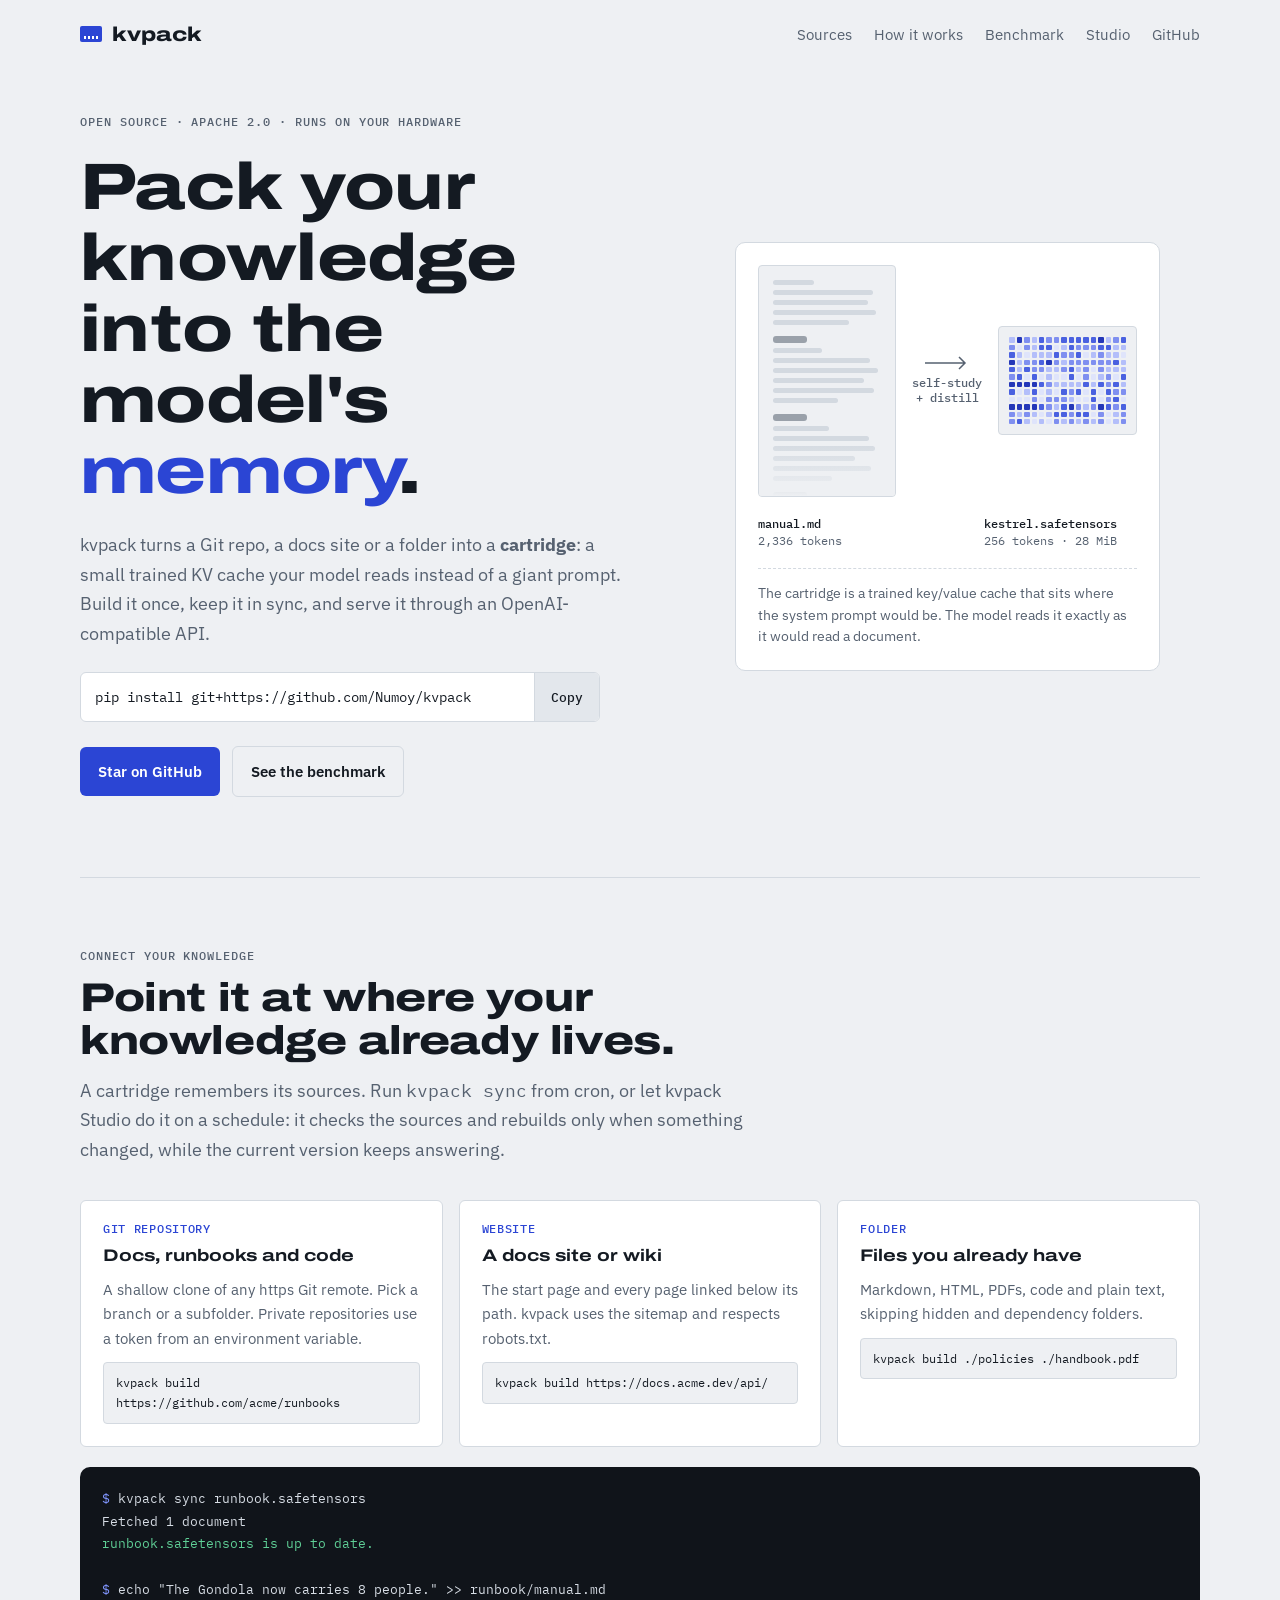
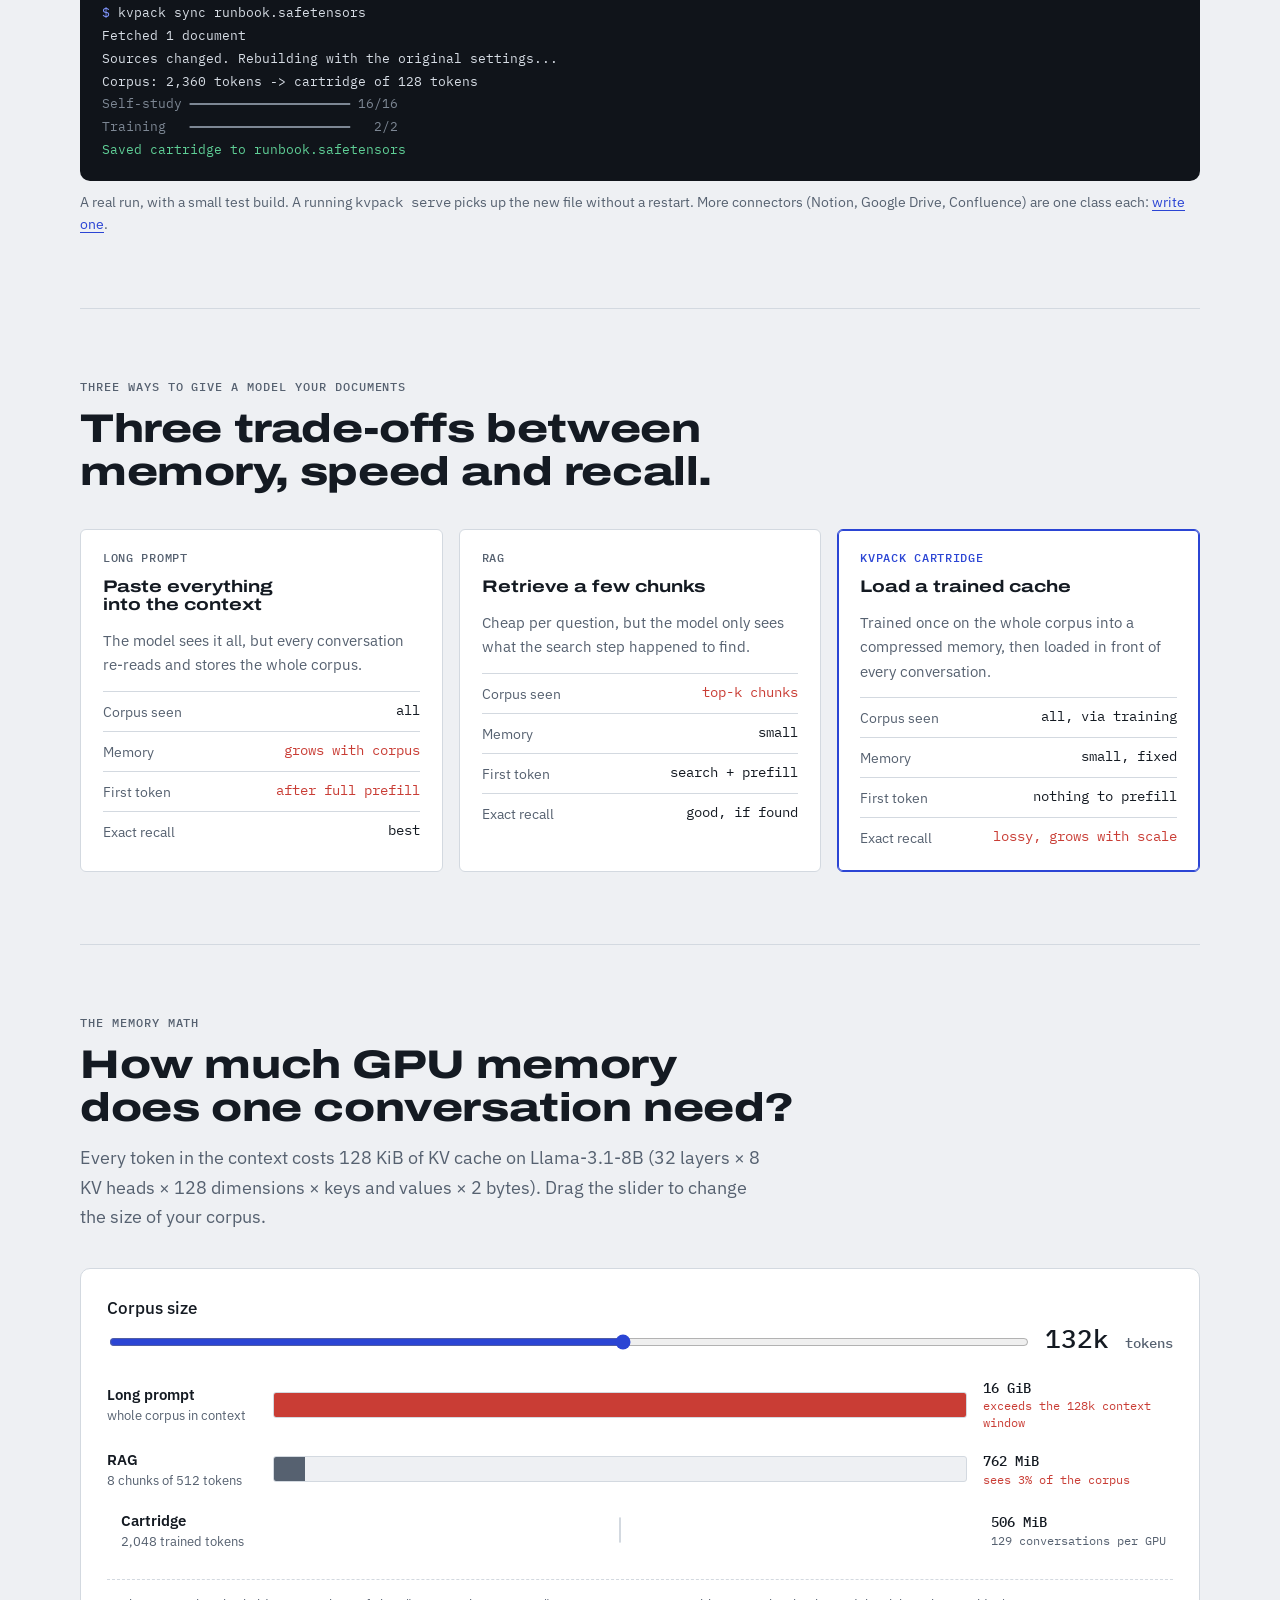
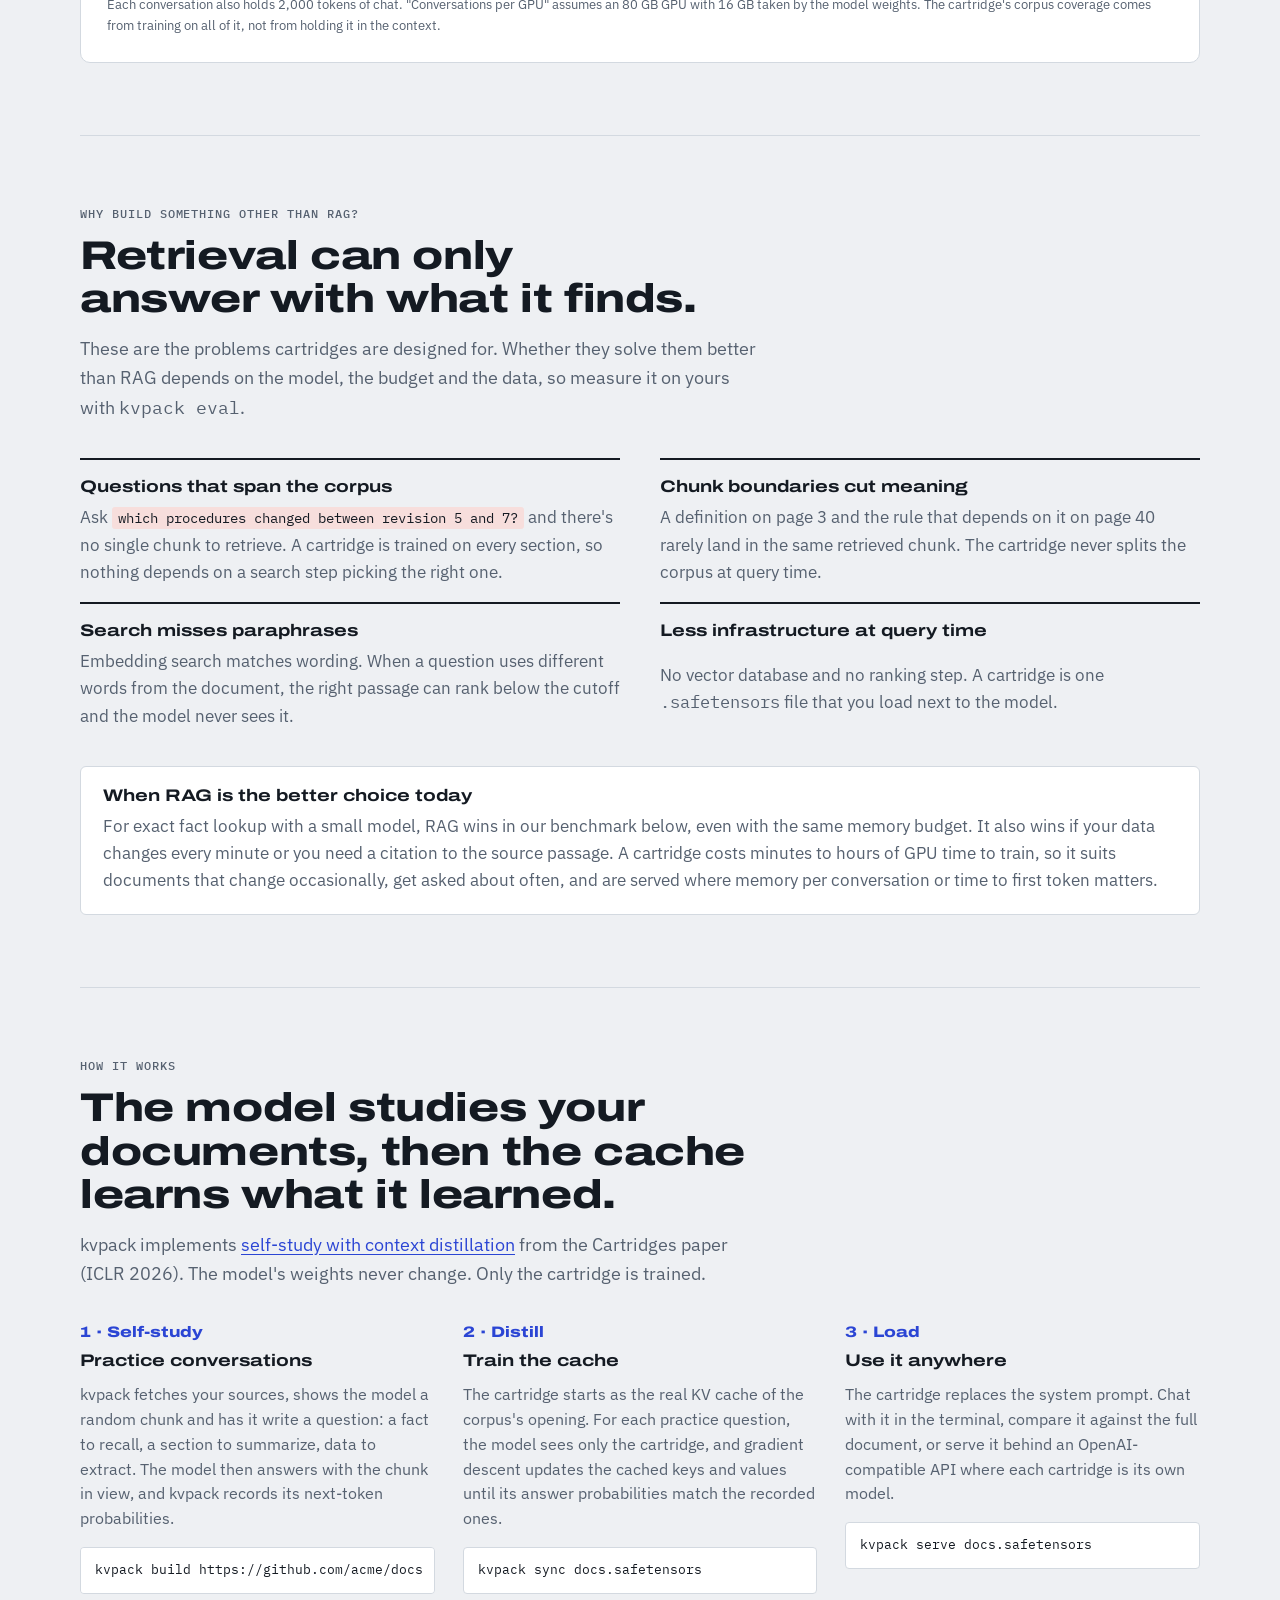
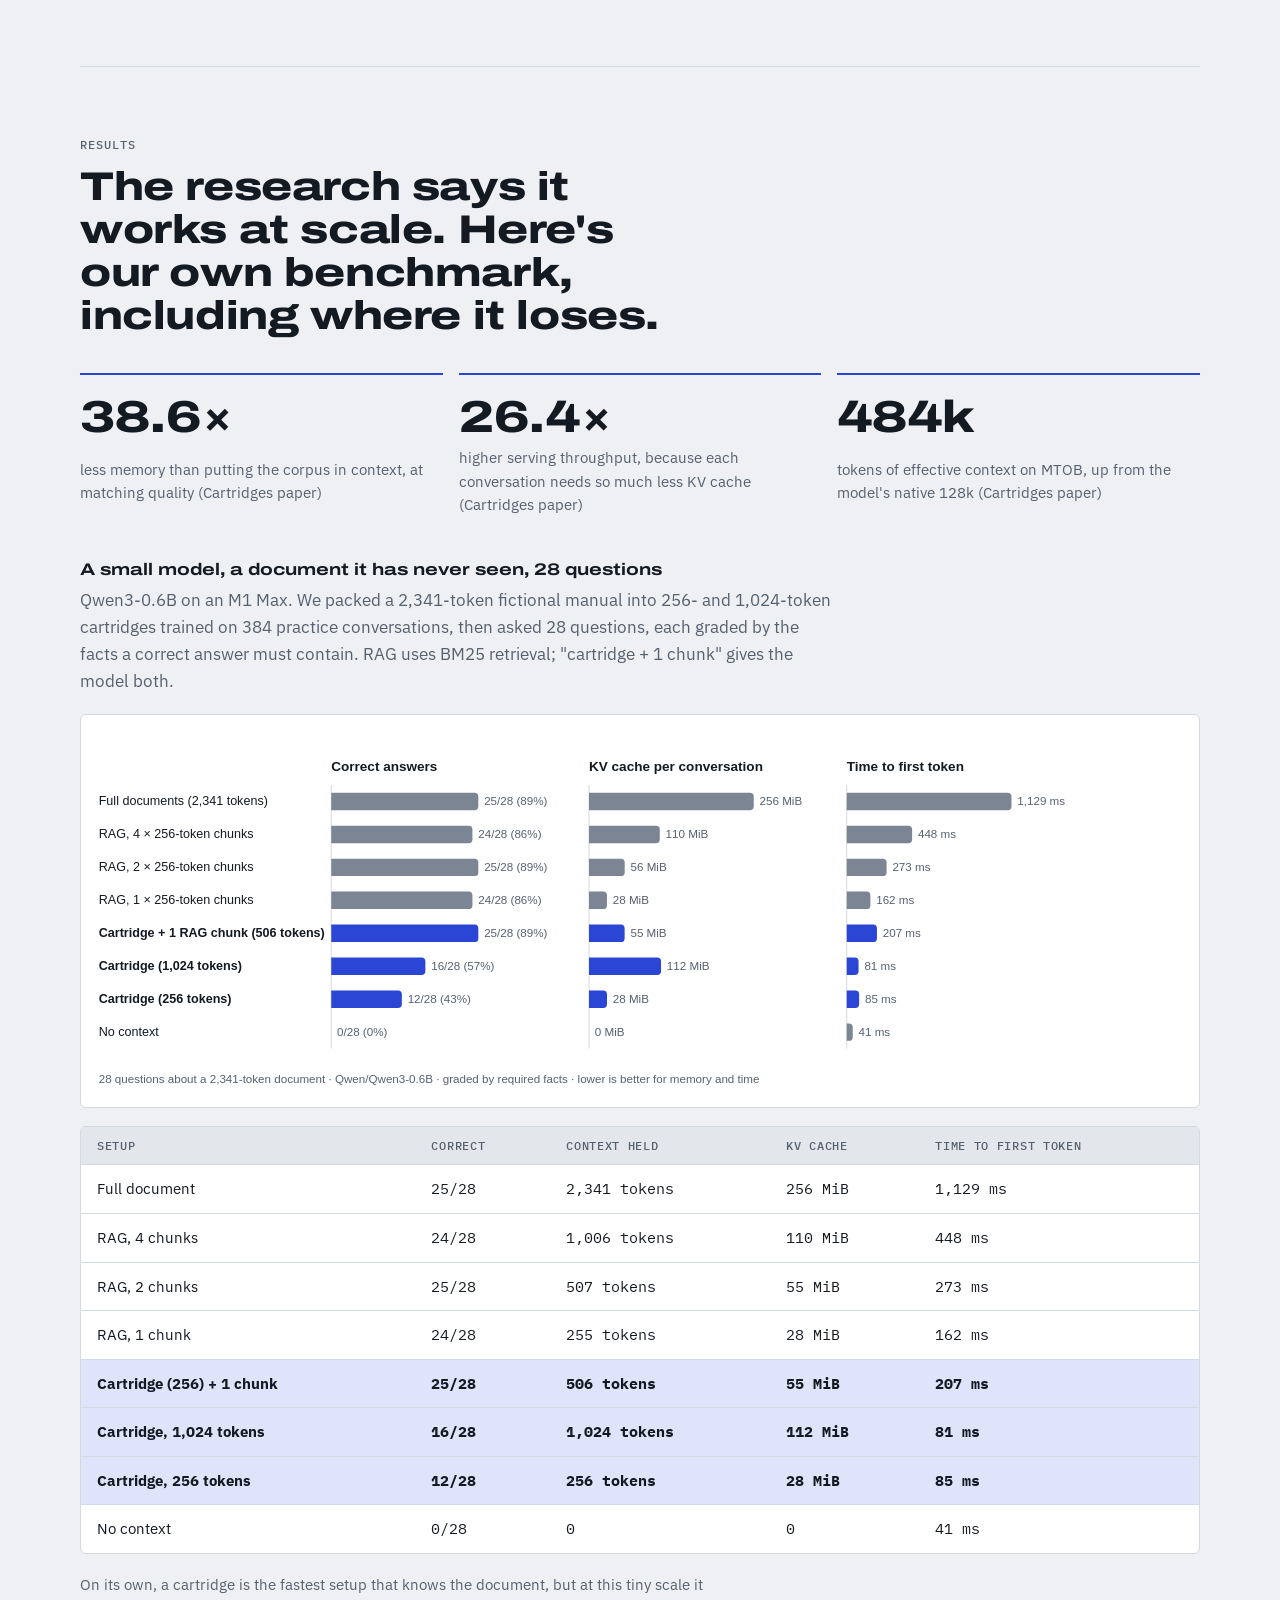
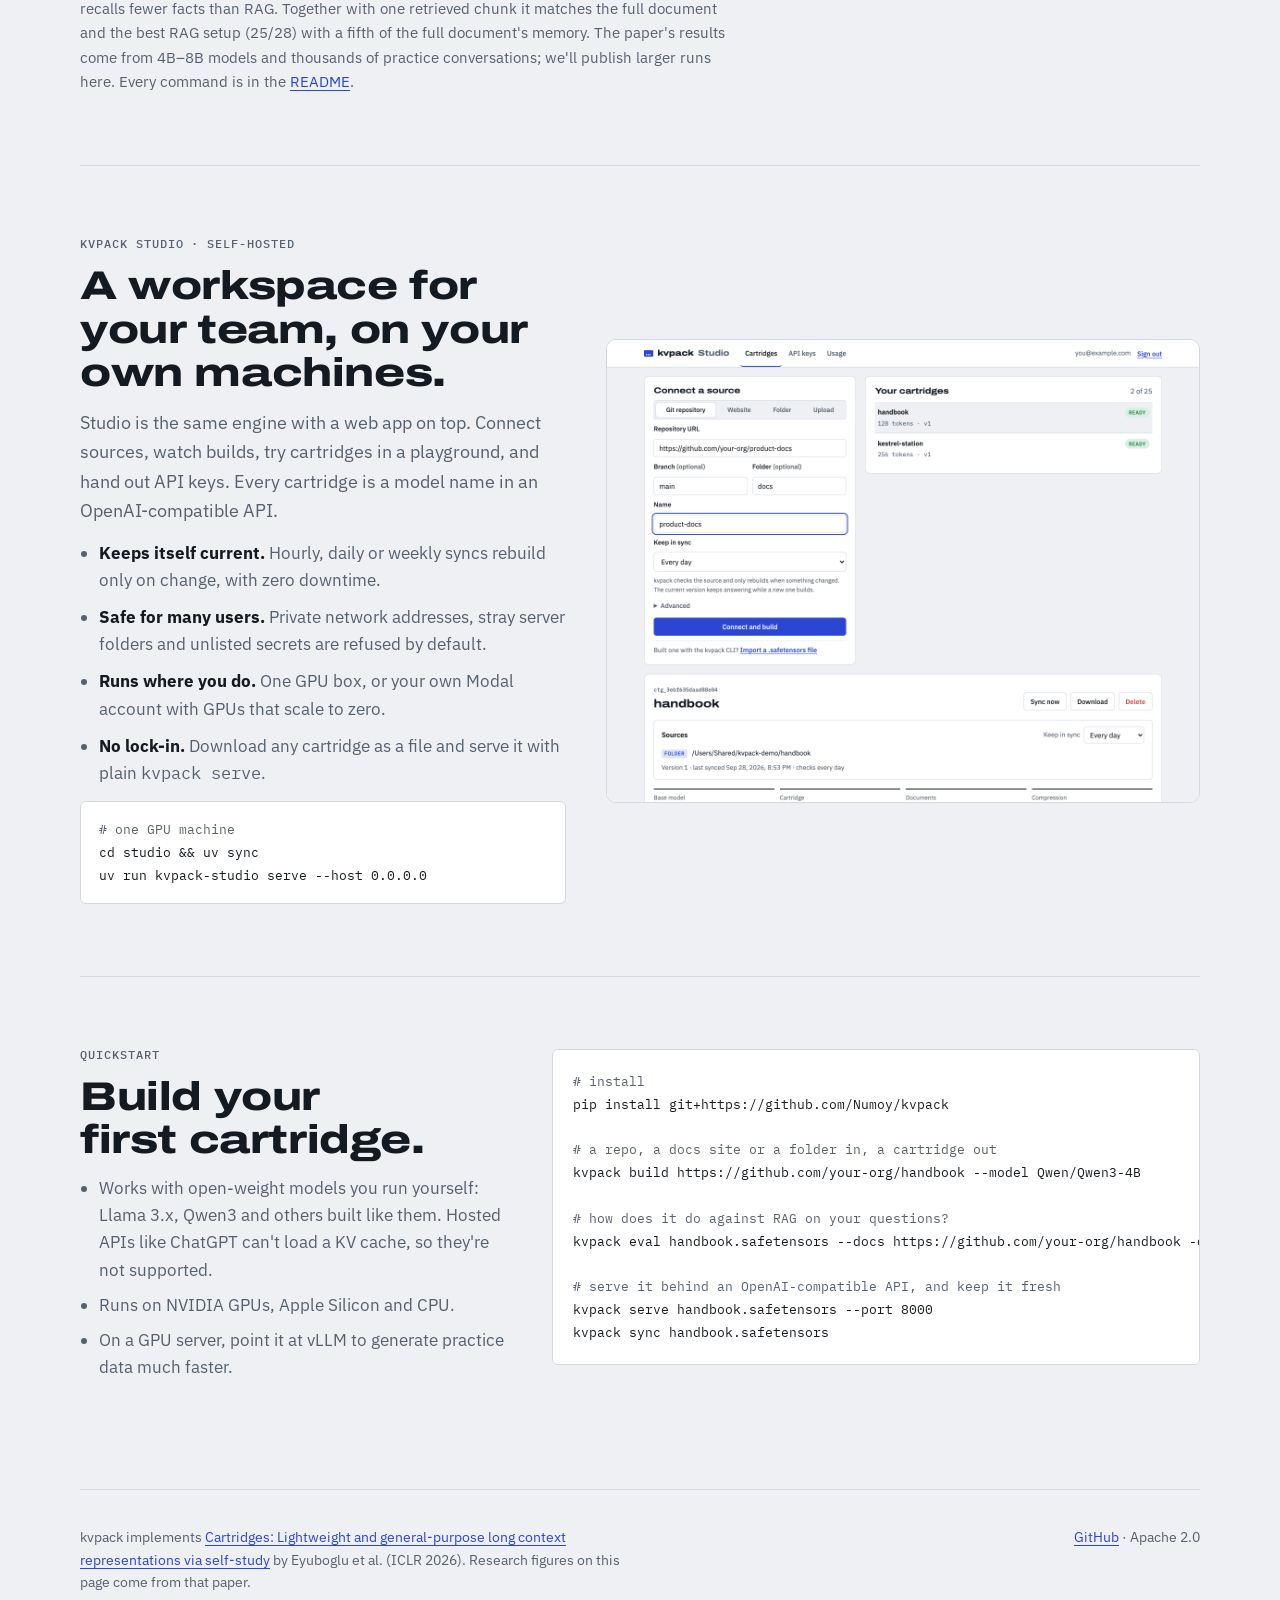
<file: docs/index.html>
<!doctype html>
<html lang="en">
<head>
<meta charset="utf-8">
<meta name="viewport" content="width=device-width, initial-scale=1, viewport-fit=cover">
<title>kvpack</title>
<meta name="description" content="Open-source tool that turns a Git repo, a docs site or a folder into a trained KV cache your LLM reads instead of a giant prompt.">
<meta property="og:type" content="website">
<meta property="og:title" content="kvpack">
<meta property="og:description" content="Turn a repo, a docs site or a folder into a trained KV cache your LLM reads instead of a giant prompt. Open source and self-hosted.">
<meta property="og:url" content="https://numoy.github.io/kvpack/">
<meta property="og:image" content="https://numoy.github.io/kvpack/assets/social-card.png">
<meta name="twitter:card" content="summary_large_image">
<meta name="twitter:image" content="https://numoy.github.io/kvpack/assets/social-card.png">
<link rel="preconnect" href="https://fonts.googleapis.com">
<link rel="preconnect" href="https://fonts.gstatic.com" crossorigin>
<link rel="stylesheet" href="https://fonts.googleapis.com/css2?family=Archivo:wdth,wght@125,700;125,800&family=IBM+Plex+Mono:wght@400;500&family=IBM+Plex+Sans:ital,wght@0,400;0,500;0,600;1,400&display=swap">
<style>
  :root {
    color-scheme: light;
    --ground: #eef0f3;
    --surface: #ffffff;
    --surface-2: #e3e7ec;
    --ink: #141a22;
    --muted: #566170;
    --line: #d3d9e0;
    --accent: #2b45d4;
    --accent-soft: #dfe4fb;
    --accent-ink: #ffffff;
    --miss: #c93d35;
    --miss-soft: #f7dedc;
    --cell-0: #dfe4fb;
    --cell-1: #b3befa;
    --cell-2: #7f8ff0;
    --cell-3: #4a61e0;
    --cell-4: #2437b8;
    --display: "Archivo", "Helvetica Neue", Arial, sans-serif;
    --body: "IBM Plex Sans", -apple-system, "Segoe UI", Roboto, sans-serif;
    --mono: "IBM Plex Mono", ui-monospace, "SF Mono", Menlo, monospace;
    --radius: 6px;
  }
  @media (prefers-color-scheme: dark) {
    :root:not([data-theme="light"]) {
      color-scheme: dark;
      --ground: #0d1015;
      --surface: #151a21;
      --surface-2: #1c232c;
      --ink: #e6eaf0;
      --muted: #97a1ae;
      --line: #28303a;
      --accent: #8196ff;
      --accent-soft: #1d2549;
      --accent-ink: #0d1015;
      --miss: #f07a70;
      --miss-soft: #3a1c1b;
      --cell-0: #1b2242;
      --cell-1: #27367a;
      --cell-2: #3a52b8;
      --cell-3: #5d77ea;
      --cell-4: #9aabff;
    }
  }
  :root[data-theme="dark"] {
    color-scheme: dark;
    --ground: #0d1015;
    --surface: #151a21;
    --surface-2: #1c232c;
    --ink: #e6eaf0;
    --muted: #97a1ae;
    --line: #28303a;
    --accent: #8196ff;
    --accent-soft: #1d2549;
    --accent-ink: #0d1015;
    --miss: #f07a70;
    --miss-soft: #3a1c1b;
    --cell-0: #1b2242;
    --cell-1: #27367a;
    --cell-2: #3a52b8;
    --cell-3: #5d77ea;
    --cell-4: #9aabff;
  }

  * { box-sizing: border-box; }
  html { -webkit-text-size-adjust: 100%; }
  body {
    margin: 0;
    background: var(--ground);
    color: var(--ink);
    font: 400 17px/1.6 var(--body);
    padding-inline: 20px;
  }
  .wrap { max-width: 1120px; margin-inline: auto; }
  a { color: var(--accent); text-underline-offset: 3px; }
  a:focus-visible, button:focus-visible, input:focus-visible { outline: 2px solid var(--accent); outline-offset: 3px; border-radius: 2px; }
  code, pre, .mono { font-family: var(--mono); }
  h1, h2, h3 { font-family: var(--display); font-stretch: 125%; line-height: 1.08; margin: 0; text-wrap: balance; letter-spacing: -0.01em; }
  h2 { font-size: clamp(1.7rem, 3.4vw, 2.5rem); font-weight: 800; }
  h3 { font-size: 1.05rem; font-weight: 700; letter-spacing: 0; }
  p { margin: 0; }
  .eyebrow { font: 500 0.75rem/1 var(--mono); letter-spacing: 0.08em; text-transform: uppercase; color: var(--muted); }
  .lede { font-size: 1.15rem; color: var(--muted); max-width: 62ch; }
  section { padding-block: 72px; border-top: 1px solid var(--line); }
  .section-head { display: grid; gap: 14px; margin-bottom: 36px; max-width: 760px; }

  /* Header */
  header.top { display: flex; align-items: center; justify-content: space-between; gap: 16px; padding-block: 22px; }
  .wordmark { font: 800 1.25rem/1 var(--display); font-stretch: 125%; color: var(--ink); text-decoration: none; display: inline-flex; align-items: center; gap: 10px; }
  .wordmark .chip { width: 22px; height: 16px; border-radius: 2px; background: var(--accent); position: relative; }
  .wordmark .chip::after { content: ""; position: absolute; left: 4px; right: 4px; bottom: 3px; height: 3px; background: repeating-linear-gradient(90deg, var(--accent-ink) 0 2px, transparent 2px 4px); }
  nav.links { display: flex; gap: 22px; flex-wrap: wrap; font-size: 0.95rem; }
  nav.links a { color: var(--muted); text-decoration: none; }
  nav.links a:hover { color: var(--ink); }
  @media (max-width: 640px) { nav.links a:not(.gh) { display: none; } }

  /* Hero */
  .hero { display: grid; grid-template-columns: minmax(0, 1.05fr) minmax(0, 0.95fr); gap: 56px; align-items: center; padding-block: 48px 80px; }
  .hero h1 { font-size: clamp(2.3rem, 5.6vw, 4.1rem); font-weight: 800; }
  .hero h1 em { font-style: normal; color: var(--accent); }
  .hero-copy { display: grid; gap: 24px; }
  .install { display: flex; align-items: stretch; max-width: 520px; border: 1px solid var(--line); border-radius: var(--radius); background: var(--surface); overflow: hidden; }
  .install code { flex: 1; padding: 13px 14px; font-size: 0.86rem; white-space: nowrap; overflow-x: auto; }
  .install button { border: 0; border-left: 1px solid var(--line); background: var(--surface-2); color: var(--ink); font: 500 0.8rem var(--mono); padding: 0 16px; cursor: pointer; }
  .install button:hover { background: var(--accent-soft); }
  .ctas { display: flex; gap: 12px; flex-wrap: wrap; align-items: center; }
  .btn { display: inline-flex; align-items: center; gap: 8px; padding: 12px 18px; border-radius: var(--radius); font-weight: 600; text-decoration: none; font-size: 0.95rem; }
  .btn.primary { background: var(--accent); color: var(--accent-ink); }
  .btn.ghost { color: var(--ink); border: 1px solid var(--line); }
  .btn.ghost:hover { border-color: var(--muted); }

  /* Hero figure: document -> cartridge */
  .pack { background: var(--surface); border: 1px solid var(--line); border-radius: 10px; padding: 22px; display: grid; gap: 18px; }
  .pack-row { display: grid; grid-template-columns: minmax(0, 1fr) auto minmax(0, 1fr); gap: 16px; align-items: center; }
  .doc { display: grid; gap: 5px; padding: 14px; border: 1px solid var(--line); border-radius: 4px; background: var(--ground); height: 232px; overflow: hidden; position: relative; }
  .doc::after { content: ""; position: absolute; inset: auto 0 0 0; height: 56px; background: linear-gradient(transparent, var(--ground)); }
  .doc i { display: block; height: 5px; border-radius: 3px; background: var(--line); }
  .doc i.h { height: 7px; background: var(--muted); opacity: 0.55; margin-top: 6px; }
  .arrow { font: 500 0.72rem/1.3 var(--mono); color: var(--muted); text-align: center; display: grid; gap: 6px; justify-items: center; }
  .arrow svg { width: 44px; height: 14px; }
  .cart { display: grid; gap: 8px; justify-items: center; }
  .cart { min-width: 0; width: 100%; }
  .grid { display: grid; grid-template-columns: repeat(16, minmax(0, 1fr)); gap: 2px; padding: 10px; border-radius: 4px; border: 1px solid var(--line); background: var(--ground); width: 100%; max-width: 200px; }
  .grid span { aspect-ratio: 1; border-radius: 1px; background: var(--cell-0); }
  .grid.animate span { animation: settle 900ms cubic-bezier(.2,.7,.2,1) backwards; }
  @keyframes settle { from { transform: scale(0.2); opacity: 0.2; } }
  .pack-labels { display: grid; grid-template-columns: minmax(0, 1fr) auto minmax(0, 1fr); gap: 16px; font: 400 0.78rem/1.4 var(--mono); color: var(--muted); }
  .pack-labels b { display: block; color: var(--ink); font-weight: 500; }
  .pack-labels .r { text-align: center; }
  .pack-foot { font-size: 0.85rem; color: var(--muted); border-top: 1px dashed var(--line); padding-top: 14px; }
  @media (max-width: 900px) { .hero { grid-template-columns: 1fr; gap: 40px; } }
  @media (max-width: 520px) {
    .pack-row { grid-template-columns: 1fr; justify-items: center; }
    .doc { height: 120px; width: 100%; }
    .arrow svg { transform: rotate(90deg); margin-block: 16px 8px; }
    .pack-labels { grid-template-columns: 1fr; gap: 10px; }
    .pack-labels > div:nth-child(2) { display: none; }
    .pack-labels .r { text-align: left; }
  }


  /* Three approaches */
  .approaches { display: grid; grid-template-columns: repeat(3, minmax(0, 1fr)); gap: 16px; }
  .approach { background: var(--surface); border: 1px solid var(--line); border-radius: var(--radius); padding: 22px; display: grid; gap: 14px; align-content: start; }
  .approach.ours { border-color: var(--accent); box-shadow: 0 0 0 1px var(--accent) inset; }
  .approach .tag { font: 500 0.72rem/1 var(--mono); letter-spacing: 0.06em; text-transform: uppercase; color: var(--muted); }
  .approach.ours .tag { color: var(--accent); }
  .approach p { color: var(--muted); font-size: 0.95rem; }
  .approach dl { margin: 0; display: grid; gap: 8px; font-size: 0.9rem; }
  .approach dl div { display: flex; justify-content: space-between; gap: 12px; border-top: 1px solid var(--line); padding-top: 8px; }
  .approach dt { color: var(--muted); white-space: nowrap; }
  .approach dd { margin: 0; font-family: var(--mono); font-size: 0.85rem; text-align: right; }
  .bad { color: var(--miss); }
  @media (max-width: 860px) { .approaches { grid-template-columns: 1fr; } }

  /* Calculator */
  .calc { background: var(--surface); border: 1px solid var(--line); border-radius: 10px; padding: 26px; display: grid; gap: 26px; }
  .calc-top { display: flex; flex-wrap: wrap; align-items: end; justify-content: space-between; gap: 18px; }
  .calc label { display: grid; gap: 10px; flex: 1 1 320px; font-weight: 500; }
  .calc output { font: 500 1.6rem/1 var(--mono); font-variant-numeric: tabular-nums; }
  .calc output small { font-size: 0.85rem; color: var(--muted); }
  input[type="range"] { width: 100%; accent-color: var(--accent); }
  .calc-note { font-size: 0.85rem; color: var(--muted); max-width: 44ch; }
  .bars { display: grid; gap: 16px; }
  .bar { display: grid; grid-template-columns: 150px minmax(0, 1fr) 190px; gap: 16px; align-items: center; }
  .bar-name { font-weight: 600; font-size: 0.95rem; }
  .bar-name small { display: block; font-weight: 400; color: var(--muted); font-size: 0.8rem; }
  .track { height: 26px; background: var(--ground); border-radius: 3px; overflow: hidden; border: 1px solid var(--line); }
  .fill { height: 100%; background: var(--muted); width: 0; transition: width 250ms ease; }
  .bar.cart .fill { background: var(--accent); }
  .bar.over .fill { background: var(--miss); }
  .bar-val { font: 500 0.9rem/1.35 var(--mono); font-variant-numeric: tabular-nums; }
  .bar-val small { display: block; color: var(--muted); font-weight: 400; font-size: 0.78rem; }
  .bar-val .warn { color: var(--miss); }
  @media (prefers-reduced-motion: reduce) { .fill { transition: none; } .grid.animate span { animation: none; } }
  @media (max-width: 720px) { .bar { grid-template-columns: 1fr; gap: 6px; } }
  .calc-foot { font-size: 0.82rem; color: var(--muted); border-top: 1px dashed var(--line); padding-top: 14px; }

  /* Why not RAG */
  .why { display: grid; grid-template-columns: repeat(2, minmax(0, 1fr)); gap: 16px 40px; }
  .why div { display: grid; gap: 8px; padding-top: 18px; border-top: 2px solid var(--ink); }
  .why p { color: var(--muted); }
  .example { font-family: var(--mono); font-size: 0.85rem; color: var(--ink); background: var(--miss-soft); padding: 2px 6px; border-radius: 3px; }
  @media (max-width: 760px) { .why { grid-template-columns: 1fr; } }
  .honest { margin-top: 36px; padding: 20px 22px; background: var(--surface); border: 1px solid var(--line); border-radius: var(--radius); display: grid; gap: 8px; }
  .honest p { color: var(--muted); }

  /* Steps */
  .steps { display: grid; grid-template-columns: repeat(3, minmax(0, 1fr)); gap: 28px; counter-reset: step; }
  .step { display: grid; gap: 12px; align-content: start; }
  .step .num { font: 800 0.95rem/1 var(--display); font-stretch: 125%; color: var(--accent); }
  .step p { color: var(--muted); font-size: 0.97rem; }
  .step pre { margin: 4px 0 0; padding: 12px 14px; background: var(--surface); border: 1px solid var(--line); border-radius: 4px; font-size: 0.8rem; overflow-x: auto; }
  @media (max-width: 860px) { .steps { grid-template-columns: 1fr; } }

  /* Results */
  .stats { display: grid; grid-template-columns: repeat(3, minmax(0, 1fr)); gap: 16px; margin-bottom: 44px; }
  .stat { padding: 20px 0 0; border-top: 2px solid var(--accent); display: grid; gap: 6px; }
  .stat b { font: 800 clamp(2rem, 4vw, 2.8rem)/1 var(--display); font-stretch: 125%; font-variant-numeric: tabular-nums; }
  .stat span { color: var(--muted); font-size: 0.92rem; }
  @media (max-width: 760px) { .stats { grid-template-columns: 1fr; } }
  .demo { display: grid; gap: 18px; }
  .demo-head { display: grid; gap: 8px; max-width: 760px; }
  .demo-head p { color: var(--muted); }
  .table-scroll { overflow-x: auto; border: 1px solid var(--line); border-radius: var(--radius); background: var(--surface); }
  table { border-collapse: collapse; width: 100%; min-width: 620px; font-size: 0.92rem; }
  th, td { text-align: left; padding: 12px 16px; border-bottom: 1px solid var(--line); vertical-align: top; }
  tr:last-child td { border-bottom: 0; }
  th { font: 500 0.72rem/1.2 var(--mono); letter-spacing: 0.06em; text-transform: uppercase; color: var(--muted); background: var(--surface-2); }
  td.num { font-family: var(--mono); font-variant-numeric: tabular-nums; white-space: nowrap; }
  tr.hl td { background: var(--accent-soft); }
  .qa { display: grid; grid-template-columns: repeat(3, minmax(0, 1fr)); gap: 12px; }
  .qa-q { grid-column: 1 / -1; font-weight: 600; }
  .qa-a { background: var(--surface); border: 1px solid var(--line); border-radius: var(--radius); padding: 14px 16px; font-size: 0.92rem; display: grid; gap: 6px; align-content: start; }
  .qa-a .tag { font: 500 0.7rem/1 var(--mono); letter-spacing: 0.06em; text-transform: uppercase; color: var(--muted); }
  .qa-a.cart { border-color: var(--accent); }
  .qa-a.cart .tag { color: var(--accent); }
  @media (max-width: 760px) { .qa { grid-template-columns: 1fr; } }
  .qa-key { display: block; font-weight: 400; color: var(--muted); font-size: 0.9rem; margin-top: 4px; }
  .demo-note { color: var(--muted); font-size: 0.95rem; max-width: 72ch; }

  .chart { margin: 0; overflow-x: auto; border: 1px solid var(--line); border-radius: var(--radius); background: var(--surface); padding: 8px; }
  .chart img { display: block; max-width: none; width: 1000px; height: auto; }
  /* Quickstart */
  .quick { display: grid; grid-template-columns: minmax(0, 0.8fr) minmax(0, 1.2fr); gap: 40px; align-items: start; }
  .quick pre { margin: 0; background: var(--surface); border: 1px solid var(--line); border-radius: var(--radius); padding: 20px; font-size: 0.84rem; line-height: 1.7; overflow-x: auto; }
  .quick pre .c { color: var(--muted); }
  .quick ul { margin: 0; padding-left: 1.1em; color: var(--muted); display: grid; gap: 8px; }
  @media (max-width: 860px) { .quick { grid-template-columns: 1fr; } }

  /* Connect */
  .sources-grid { display: grid; grid-template-columns: repeat(3, minmax(0, 1fr)); gap: 16px; }
  .source-card { background: var(--surface); border: 1px solid var(--line); border-radius: var(--radius); padding: 22px; display: grid; gap: 12px; align-content: start; }
  .source-card .tag { font: 500 0.72rem/1 var(--mono); letter-spacing: 0.06em; text-transform: uppercase; color: var(--accent); }
  .source-card p { color: var(--muted); font-size: 0.95rem; }
  .source-card pre { margin: 0; padding: 10px 12px; background: var(--ground); border: 1px solid var(--line); border-radius: 4px; font-size: 0.78rem; white-space: pre-wrap; overflow-wrap: anywhere; }
  @media (max-width: 860px) { .sources-grid { grid-template-columns: 1fr; } }
  .terminal { margin-top: 20px; background: #10141a; color: #d7dde5; border-radius: 10px; padding: 20px 22px; overflow-x: auto; }
  .terminal pre { margin: 0; font-size: 0.84rem; line-height: 1.7; }
  .terminal .prompt { color: #8196ff; }
  .terminal .ok { color: #5fcf96; }
  .terminal .c { color: #7d8794; }
  .terminal-note { margin-top: 10px; color: var(--muted); font-size: 0.88rem; }

  /* Studio */
  .studio { display: grid; grid-template-columns: minmax(0, 0.9fr) minmax(0, 1.1fr); gap: 40px; align-items: center; }
  .studio .section-head { margin-bottom: 0; }
  .studio-points { margin: 0; padding-left: 1.1em; color: var(--muted); display: grid; gap: 10px; }
  .studio-points strong { color: var(--ink); }
  .studio-code { margin: 0; background: var(--surface); border: 1px solid var(--line); border-radius: var(--radius); padding: 16px 18px; font-size: 0.84rem; line-height: 1.7; overflow-x: auto; }
  .studio-code .c { color: var(--muted); }
  .shot { margin: 0; border: 1px solid var(--line); border-radius: 10px; overflow: hidden; background: var(--surface); }
  .shot img { display: block; width: 100%; height: auto; }
  @media (max-width: 860px) { .studio { grid-template-columns: 1fr; } }

  footer { border-top: 1px solid var(--line); padding-block: 36px 48px; display: flex; flex-wrap: wrap; gap: 16px 32px; justify-content: space-between; color: var(--muted); font-size: 0.88rem; }
  footer p { max-width: 70ch; }
</style>
</head>
<body>
<div class="wrap">

<header class="top">
  <a class="wordmark" href="#top" aria-label="kvpack home"><span class="chip" aria-hidden="true"></span>kvpack</a>
  <nav class="links" aria-label="Sections">
    <a href="#connect">Sources</a>
    <a href="#how">How it works</a>
    <a href="#results">Benchmark</a>
    <a href="#studio">Studio</a>
    <a class="gh" href="https://github.com/Numoy/kvpack">GitHub</a>
  </nav>
</header>

<main id="top">
<div class="hero">
  <div class="hero-copy">
    <span class="eyebrow">Open source · Apache 2.0 · runs on your hardware</span>
    <h1>Pack your knowledge into the model's <em>memory</em>.</h1>
    <p class="lede">kvpack turns a Git repo, a docs site or a folder into a <strong>cartridge</strong>: a small trained KV cache your model reads instead of a giant prompt. Build it once, keep it in sync, and serve it through an OpenAI-compatible API.</p>
    <div class="install">
      <code id="install-cmd">pip install git+https://github.com/Numoy/kvpack</code>
      <button type="button" id="copy-btn">Copy</button>
    </div>
    <div class="ctas">
      <a class="btn primary" href="https://github.com/Numoy/kvpack">Star on GitHub</a>
      <a class="btn ghost" href="#results">See the benchmark</a>
    </div>
  </div>

  <figure class="pack" aria-label="A 2,336-token document packed into a 256-token cartridge">
    <div class="pack-row">
      <div class="doc" id="doc" aria-hidden="true"></div>
      <div class="arrow" aria-hidden="true">
        <svg viewBox="0 0 44 14" fill="none"><path d="M0 7h40M34 1l6 6-6 6" stroke="currentColor" stroke-width="1.5"/></svg>
        self-study<br>+ distill
      </div>
      <div class="cart"><div class="grid" id="grid" aria-hidden="true"></div></div>
    </div>
    <div class="pack-labels">
      <div><b>manual.md</b>2,336 tokens</div>
      <div></div>
      <div class="r"><b>kestrel.safetensors</b>256 tokens · 28 MiB</div>
    </div>
    <p class="pack-foot">The cartridge is a trained key/value cache that sits where the system prompt would be. The model reads it exactly as it would read a document.</p>
  </figure>
</div>

<section id="connect">
  <div class="section-head">
    <span class="eyebrow">Connect your knowledge</span>
    <h2>Point it at where your knowledge already lives.</h2>
    <p class="lede">A cartridge remembers its sources. Run <code>kvpack sync</code> from cron, or let kvpack Studio do it on a schedule: it checks the sources and rebuilds only when something changed, while the current version keeps answering.</p>
  </div>
  <div class="sources-grid">
    <article class="source-card">
      <span class="tag">Git repository</span>
      <h3>Docs, runbooks and code</h3>
      <p>A shallow clone of any https Git remote. Pick a branch or a subfolder. Private repositories use a token from an environment variable.</p>
      <pre>kvpack build https://github.com/acme/runbooks</pre>
    </article>
    <article class="source-card">
      <span class="tag">Website</span>
      <h3>A docs site or wiki</h3>
      <p>The start page and every page linked below its path. kvpack uses the sitemap and respects robots.txt.</p>
      <pre>kvpack build https://docs.acme.dev/api/</pre>
    </article>
    <article class="source-card">
      <span class="tag">Folder</span>
      <h3>Files you already have</h3>
      <p>Markdown, HTML, PDFs, code and plain text, skipping hidden and dependency folders.</p>
      <pre>kvpack build ./policies ./handbook.pdf</pre>
    </article>
  </div>
  <div class="terminal" role="img" aria-label="Terminal: kvpack sync skips the rebuild when nothing changed and rebuilds after an edit">
<pre><span class="prompt">$</span> kvpack sync runbook.safetensors
Fetched 1 document
<span class="ok">runbook.safetensors is up to date.</span>

<span class="prompt">$</span> echo "The Gondola now carries 8 people." &gt;&gt; runbook/manual.md
<span class="prompt">$</span> kvpack sync runbook.safetensors
Fetched 1 document
Sources changed. Rebuilding with the original settings...
Corpus: 2,360 tokens -&gt; cartridge of 128 tokens
<span class="c">Self-study ━━━━━━━━━━━━━━━━━━━━ 16/16</span>
<span class="c">Training   ━━━━━━━━━━━━━━━━━━━━   2/2</span>
<span class="ok">Saved cartridge to runbook.safetensors</span></pre>
  </div>
  <p class="terminal-note">A real run, with a small test build. A running <code>kvpack serve</code> picks up the new file without a restart. More connectors (Notion, Google Drive, Confluence) are one class each: <a href="https://github.com/Numoy/kvpack/blob/main/src/kvpack/sources.py">write one</a>.</p>
</section>

<section id="compare">
  <div class="section-head">
    <span class="eyebrow">Three ways to give a model your documents</span>
    <h2>Three trade-offs between memory, speed and recall.</h2>
  </div>
  <div class="approaches">
    <article class="approach">
      <span class="tag">Long prompt</span>
      <h3>Paste everything into the context</h3>
      <p>The model sees it all, but every conversation re-reads and stores the whole corpus.</p>
      <dl>
        <div><dt>Corpus seen</dt><dd>all</dd></div>
        <div><dt>Memory</dt><dd class="bad">grows with corpus</dd></div>
        <div><dt>First token</dt><dd class="bad">after full prefill</dd></div>
        <div><dt>Exact recall</dt><dd>best</dd></div>
      </dl>
    </article>
    <article class="approach">
      <span class="tag">RAG</span>
      <h3>Retrieve a few chunks</h3>
      <p>Cheap per question, but the model only sees what the search step happened to find.</p>
      <dl>
        <div><dt>Corpus seen</dt><dd class="bad">top-k chunks</dd></div>
        <div><dt>Memory</dt><dd>small</dd></div>
        <div><dt>First token</dt><dd>search + prefill</dd></div>
        <div><dt>Exact recall</dt><dd>good, if found</dd></div>
      </dl>
    </article>
    <article class="approach ours">
      <span class="tag">kvpack cartridge</span>
      <h3>Load a trained cache</h3>
      <p>Trained once on the whole corpus into a compressed memory, then loaded in front of every conversation.</p>
      <dl>
        <div><dt>Corpus seen</dt><dd>all, via training</dd></div>
        <div><dt>Memory</dt><dd>small, fixed</dd></div>
        <div><dt>First token</dt><dd>nothing to prefill</dd></div>
        <div><dt>Exact recall</dt><dd class="bad">lossy, grows with scale</dd></div>
      </dl>
    </article>
  </div>
</section>

<section id="memory">
  <div class="section-head">
    <span class="eyebrow">The memory math</span>
    <h2>How much GPU memory does one conversation need?</h2>
    <p class="lede">Every token in the context costs 128 KiB of KV cache on Llama-3.1-8B (32 layers × 8 KV heads × 128 dimensions × keys and values × 2 bytes). Drag the slider to change the size of your corpus.</p>
  </div>
  <div class="calc">
    <div class="calc-top">
      <label for="corpus">Corpus size
        <input type="range" id="corpus" min="0" max="100" step="1" value="56" aria-describedby="corpus-out">
      </label>
      <output id="corpus-out" for="corpus">132k <small>tokens</small></output>
    </div>
    <div class="bars">
      <div class="bar" id="bar-long">
        <div class="bar-name">Long prompt<small>whole corpus in context</small></div>
        <div class="track"><div class="fill"></div></div>
        <div class="bar-val"></div>
      </div>
      <div class="bar" id="bar-rag">
        <div class="bar-name">RAG<small>8 chunks of 512 tokens</small></div>
        <div class="track"><div class="fill"></div></div>
        <div class="bar-val"></div>
      </div>
      <div class="bar cart" id="bar-cart">
        <div class="bar-name">Cartridge<small>2,048 trained tokens</small></div>
        <div class="track"><div class="fill"></div></div>
        <div class="bar-val"></div>
      </div>
    </div>
    <p class="calc-foot">Each conversation also holds 2,000 tokens of chat. "Conversations per GPU" assumes an 80 GB GPU with 16 GB taken by the model weights. The cartridge's corpus coverage comes from training on all of it, not from holding it in the context.</p>
  </div>
</section>

<section id="why">
  <div class="section-head">
    <span class="eyebrow">Why build something other than RAG?</span>
    <h2>Retrieval can only answer with what it finds.</h2>
    <p class="lede">These are the problems cartridges are designed for. Whether they solve them better than RAG depends on the model, the budget and the data, so measure it on yours with <code>kvpack eval</code>.</p>
  </div>
  <div class="why">
    <div>
      <h3>Questions that span the corpus</h3>
      <p>Ask <span class="example">which procedures changed between revision 5 and 7?</span> and there's no single chunk to retrieve. A cartridge is trained on every section, so nothing depends on a search step picking the right one.</p>
    </div>
    <div>
      <h3>Chunk boundaries cut meaning</h3>
      <p>A definition on page 3 and the rule that depends on it on page 40 rarely land in the same retrieved chunk. The cartridge never splits the corpus at query time.</p>
    </div>
    <div>
      <h3>Search misses paraphrases</h3>
      <p>Embedding search matches wording. When a question uses different words from the document, the right passage can rank below the cutoff and the model never sees it.</p>
    </div>
    <div>
      <h3>Less infrastructure at query time</h3>
      <p>No vector database and no ranking step. A cartridge is one <code>.safetensors</code> file that you load next to the model.</p>
    </div>
  </div>
  <div class="honest">
    <h3>When RAG is the better choice today</h3>
    <p>For exact fact lookup with a small model, RAG wins in our benchmark below, even with the same memory budget. It also wins if your data changes every minute or you need a citation to the source passage. A cartridge costs minutes to hours of GPU time to train, so it suits documents that change occasionally, get asked about often, and are served where memory per conversation or time to first token matters.</p>
  </div>
</section>

<section id="how">
  <div class="section-head">
    <span class="eyebrow">How it works</span>
    <h2>The model studies your documents, then the cache learns what it learned.</h2>
    <p class="lede">kvpack implements <a href="https://arxiv.org/abs/2506.06266">self-study with context distillation</a> from the Cartridges paper (ICLR 2026). The model's weights never change. Only the cartridge is trained.</p>
  </div>
  <div class="steps">
    <div class="step">
      <span class="num">1 · Self-study</span>
      <h3>Practice conversations</h3>
      <p>kvpack fetches your sources, shows the model a random chunk and has it write a question: a fact to recall, a section to summarize, data to extract. The model then answers with the chunk in view, and kvpack records its next-token probabilities.</p>
      <pre>kvpack build https://github.com/acme/docs</pre>
    </div>
    <div class="step">
      <span class="num">2 · Distill</span>
      <h3>Train the cache</h3>
      <p>The cartridge starts as the real KV cache of the corpus's opening. For each practice question, the model sees only the cartridge, and gradient descent updates the cached keys and values until its answer probabilities match the recorded ones.</p>
      <pre>kvpack sync docs.safetensors</pre>
    </div>
    <div class="step">
      <span class="num">3 · Load</span>
      <h3>Use it anywhere</h3>
      <p>The cartridge replaces the system prompt. Chat with it in the terminal, compare it against the full document, or serve it behind an OpenAI-compatible API where each cartridge is its own model.</p>
      <pre>kvpack serve docs.safetensors</pre>
    </div>
  </div>
</section>

<section id="results">
  <div class="section-head">
    <span class="eyebrow">Results</span>
    <h2>The research says it works at scale. Here's our own benchmark, including where it loses.</h2>
  </div>
  <div class="stats">
    <div class="stat"><b>38.6×</b><span>less memory than putting the corpus in context, at matching quality (Cartridges paper)</span></div>
    <div class="stat"><b>26.4×</b><span>higher serving throughput, because each conversation needs so much less KV cache (Cartridges paper)</span></div>
    <div class="stat"><b>484k</b><span>tokens of effective context on MTOB, up from the model's native 128k (Cartridges paper)</span></div>
  </div>
  <div class="demo">
    <div class="demo-head">
      <h3>A small model, a document it has never seen, 28 questions</h3>
      <p>Qwen3-0.6B on an M1 Max. We packed a 2,341-token fictional manual into 256- and 1,024-token cartridges trained on 384 practice conversations, then asked 28 questions, each graded by the facts a correct answer must contain. RAG uses BM25 retrieval; "cartridge + 1 chunk" gives the model both.</p>
    </div>
    <figure class="chart">
      <img src="assets/benchmark.svg" alt="Bar charts of correct answers, KV cache memory and time to first token for full documents, RAG with 4 chunks, RAG with 1 chunk, the cartridge and no context" width="1000">
    </figure>
    <div class="table-scroll">
      <table>
        <thead><tr><th>Setup</th><th>Correct</th><th>Context held</th><th>KV cache</th><th>Time to first token</th></tr></thead>
        <tbody>
          <tr><td>Full document</td><td class="num">25/28</td><td class="num">2,341 tokens</td><td class="num">256 MiB</td><td class="num">1,129 ms</td></tr>
          <tr><td>RAG, 4 chunks</td><td class="num">24/28</td><td class="num">1,006 tokens</td><td class="num">110 MiB</td><td class="num">448 ms</td></tr>
          <tr><td>RAG, 2 chunks</td><td class="num">25/28</td><td class="num">507 tokens</td><td class="num">55 MiB</td><td class="num">273 ms</td></tr>
          <tr><td>RAG, 1 chunk</td><td class="num">24/28</td><td class="num">255 tokens</td><td class="num">28 MiB</td><td class="num">162 ms</td></tr>
          <tr class="hl"><td><strong>Cartridge (256) + 1 chunk</strong></td><td class="num"><strong>25/28</strong></td><td class="num"><strong>506 tokens</strong></td><td class="num"><strong>55 MiB</strong></td><td class="num"><strong>207 ms</strong></td></tr>
          <tr class="hl"><td><strong>Cartridge, 1,024 tokens</strong></td><td class="num"><strong>16/28</strong></td><td class="num"><strong>1,024 tokens</strong></td><td class="num"><strong>112 MiB</strong></td><td class="num"><strong>81 ms</strong></td></tr>
          <tr class="hl"><td><strong>Cartridge, 256 tokens</strong></td><td class="num"><strong>12/28</strong></td><td class="num"><strong>256 tokens</strong></td><td class="num"><strong>28 MiB</strong></td><td class="num"><strong>85 ms</strong></td></tr>
          <tr><td>No context</td><td class="num">0/28</td><td class="num">0</td><td class="num">0</td><td class="num">41 ms</td></tr>
        </tbody>
      </table>
    </div>
    <p class="demo-note">On its own, a cartridge is the fastest setup that knows the document, but at this tiny scale it recalls fewer facts than RAG. Together with one retrieved chunk it matches the full document and the best RAG setup (25/28) with a fifth of the full document's memory. The paper's results come from 4B–8B models and thousands of practice conversations; we'll publish larger runs here. Every command is in the <a href="https://github.com/Numoy/kvpack#reproduce-the-benchmark">README</a>.</p>
  </div>
</section>

<section id="studio">
  <div class="studio">
    <div class="section-head">
      <span class="eyebrow">kvpack Studio · self-hosted</span>
      <h2>A workspace for your team, on your own machines.</h2>
      <p class="lede">Studio is the same engine with a web app on top. Connect sources, watch builds, try cartridges in a playground, and hand out API keys. Every cartridge is a model name in an OpenAI-compatible API.</p>
      <ul class="studio-points">
        <li><strong>Keeps itself current.</strong> Hourly, daily or weekly syncs rebuild only on change, with zero downtime.</li>
        <li><strong>Safe for many users.</strong> Private network addresses, stray server folders and unlisted secrets are refused by default.</li>
        <li><strong>Runs where you do.</strong> One GPU box, or your own Modal account with GPUs that scale to zero.</li>
        <li><strong>No lock-in.</strong> Download any cartridge as a file and serve it with plain <code>kvpack serve</code>.</li>
      </ul>
<pre class="studio-code"><span class="c"># one GPU machine</span>
cd studio &amp;&amp; uv sync
uv run kvpack-studio serve --host 0.0.0.0</pre>
    </div>
    <figure class="shot">
      <picture>
        <source media="(prefers-color-scheme: dark)" srcset="assets/studio-connect-dark.png">
        <img src="assets/studio-connect-light.png" alt="kvpack Studio: connect a Git repository, website, folder or upload, and keep it in sync" width="1280" height="1000" loading="lazy">
      </picture>
    </figure>
  </div>
</section>

<section id="start">
  <div class="quick">
    <div class="section-head">
      <span class="eyebrow">Quickstart</span>
      <h2>Build your first cartridge.</h2>
      <ul>
        <li>Works with open-weight models you run yourself: Llama 3.x, Qwen3 and others built like them. Hosted APIs like ChatGPT can't load a KV cache, so they're not supported.</li>
        <li>Runs on NVIDIA GPUs, Apple Silicon and CPU.</li>
        <li>On a GPU server, point it at vLLM to generate practice data much faster.</li>
      </ul>
    </div>
<pre><span class="c"># install</span>
pip install git+https://github.com/Numoy/kvpack

<span class="c"># a repo, a docs site or a folder in, a cartridge out</span>
kvpack build https://github.com/your-org/handbook --model Qwen/Qwen3-4B

<span class="c"># how does it do against RAG on your questions?</span>
kvpack eval handbook.safetensors --docs https://github.com/your-org/handbook -q questions.jsonl

<span class="c"># serve it behind an OpenAI-compatible API, and keep it fresh</span>
kvpack serve handbook.safetensors --port 8000
kvpack sync handbook.safetensors</pre>
  </div>
</section>
</main>

<footer>
  <p>kvpack implements <a href="https://arxiv.org/abs/2506.06266">Cartridges: Lightweight and general-purpose long context representations via self-study</a> by Eyuboglu et al. (ICLR 2026). Research figures on this page come from that paper.</p>
  <p><a href="https://github.com/Numoy/kvpack">GitHub</a> · Apache 2.0</p>
</footer>

</div>

<script>
(function () {
  // Hero: a document's lines on the left, the cartridge's cells on the right.
  var doc = document.getElementById("doc");
  var widths = [38, 92, 88, 95, 70, 0, 45, 90, 97, 84, 93, 60, 0, 52, 89, 94, 76, 91, 55, 0, 41, 96, 87, 92, 68, 90, 83];
  widths.forEach(function (w) {
    var line = document.createElement("i");
    if (w === 0) { line.className = "h"; line.style.width = "32%"; }
    else line.style.width = w + "%";
    doc.appendChild(line);
  });

  var grid = document.getElementById("grid");
  var seed = 7;
  function rand() { seed = (seed * 16807) % 2147483647; return (seed - 1) / 2147483646; }
  var shades = ["var(--cell-0)", "var(--cell-1)", "var(--cell-2)", "var(--cell-3)", "var(--cell-4)"];
  for (var i = 0; i < 16 * 12; i++) {
    var cell = document.createElement("span");
    var row = Math.floor(i / 16);
    var v = rand() * 0.75 + (row % 3 === 0 ? 0.2 : 0);
    cell.style.background = shades[Math.min(4, Math.floor(v * 5))];
    cell.style.animationDelay = (i % 16) * 25 + row * 18 + "ms";
    grid.appendChild(cell);
  }
  grid.classList.add("animate");

  // Copy button
  var btn = document.getElementById("copy-btn");
  btn.addEventListener("click", function () {
    var text = document.getElementById("install-cmd").textContent;
    var done = function () { btn.textContent = "Copied"; setTimeout(function () { btn.textContent = "Copy"; }, 1600); };
    if (navigator.clipboard && navigator.clipboard.writeText) {
      navigator.clipboard.writeText(text).then(done, selectText);
    } else selectText();
    function selectText() {
      var range = document.createRange();
      range.selectNodeContents(document.getElementById("install-cmd"));
      var sel = window.getSelection(); sel.removeAllRanges(); sel.addRange(range);
    }
  });

  // Memory calculator (Llama-3.1-8B, bf16 KV cache).
  var KIB_PER_TOKEN = 128;          // 32 layers x 8 KV heads x 128 dims x 2 (K and V) x 2 bytes
  var CHAT = 2000;                  // tokens of conversation on top of the context
  var RAG = 8 * 512;                // retrieved tokens
  var CART = 2048;                  // cartridge size
  var NATIVE = 131072;              // Llama-3.1 context window
  var KV_BUDGET_GIB = 64;           // 80 GB GPU minus ~16 GB of weights
  var slider = document.getElementById("corpus");
  var out = document.getElementById("corpus-out");

  function tokensAt(v) { return Math.round(Math.pow(10, 4 + (v / 100) * 2) / 1000) * 1000; } // 10k .. 1M, log scale
  function fmtTokens(t) { return t >= 1e6 ? (t / 1e6).toFixed(1).replace(/\.0$/, "") + "M" : Math.round(t / 1000) + "k"; }
  function gib(tokens) { return tokens * KIB_PER_TOKEN / (1024 * 1024); }
  function fmtGiB(g) { return g >= 10 ? g.toFixed(0) + " GiB" : g >= 1 ? g.toFixed(1) + " GiB" : Math.round(g * 1024) + " MiB"; }
  function perGpu(g) { var n = Math.floor(KV_BUDGET_GIB / g); return n < 1 ? "doesn't fit on one GPU" : n.toLocaleString("en-US") + " conversations per GPU"; }

  function setBar(id, memGiB, maxGiB, lines, over) {
    var el = document.getElementById(id);
    el.classList.toggle("over", !!over);
    el.querySelector(".fill").style.width = Math.max(1.2, Math.min(100, (memGiB / maxGiB) * 100)) + "%";
    el.querySelector(".bar-val").innerHTML = lines;
  }

  function update() {
    var corpus = tokensAt(+slider.value);
    out.innerHTML = fmtTokens(corpus) + " <small>tokens</small>";
    var longMem = gib(corpus + CHAT), ragMem = gib(RAG + CHAT), cartMem = gib(CART + CHAT);
    var max = Math.max(longMem, 8);
    var tooLong = corpus > NATIVE;
    setBar("bar-long", longMem, max,
      fmtGiB(longMem) + "<small" + (tooLong ? ' class="warn">exceeds the 128k context window' : ">" + perGpu(longMem)) + "</small>", tooLong);
    var ragCover = Math.min(100, RAG / corpus * 100);
    setBar("bar-rag", ragMem, max,
      fmtGiB(ragMem) + '<small class="warn">sees ' + (ragCover < 1 ? ragCover.toFixed(1) : Math.round(ragCover)) + "% of the corpus</small>");
    setBar("bar-cart", cartMem, max, fmtGiB(cartMem) + "<small>" + perGpu(cartMem) + "</small>");
  }
  slider.addEventListener("input", update);
  update();
})();
</script>
</body>
</html>
</file>
